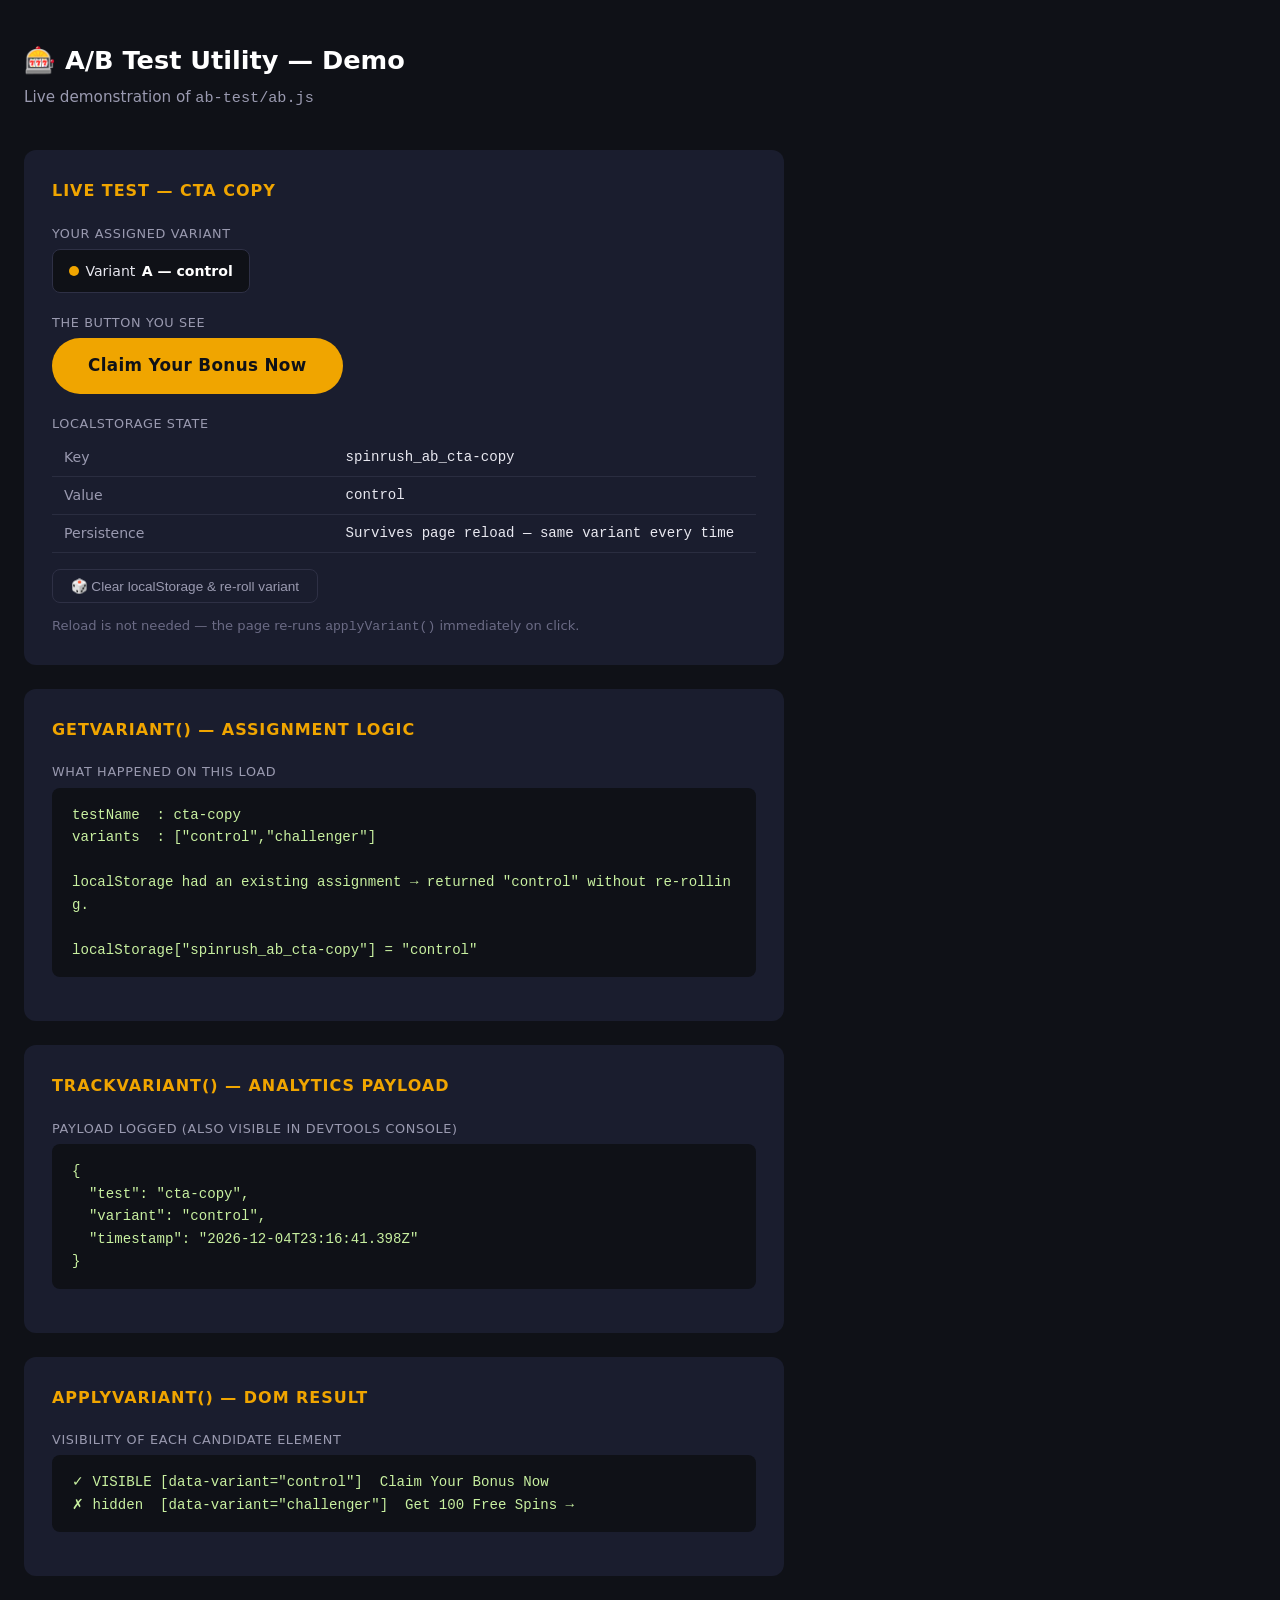
<file: ab-test/demo.html>
<!DOCTYPE html>
<html lang="en">
<head>
  <meta charset="UTF-8" />
  <meta name="viewport" content="width=device-width, initial-scale=1.0" />
  <title>A/B Test Utility — Demo · SpinRush</title>
  <style>
    *, *::before, *::after { box-sizing: border-box; margin: 0; padding: 0; }

    body {
      background: #0f1117;
      color: #e8e8f0;
      font-family: system-ui, -apple-system, 'Segoe UI', sans-serif;
      padding: 2.5rem 1.5rem;
      line-height: 1.6;
    }

    h1 { font-size: 1.6rem; font-weight: 800; color: #fff; margin-bottom: 0.25rem; }
    .subtitle { color: #9a9ab0; font-size: 0.95rem; margin-bottom: 2.5rem; }

    .panel {
      background: #1a1d2e;
      border-radius: 12px;
      padding: 1.75rem;
      margin-bottom: 1.5rem;
      max-width: 760px;
    }

    h2 {
      font-size: 1rem;
      font-weight: 700;
      color: #f0a500;
      text-transform: uppercase;
      letter-spacing: 0.06em;
      margin-bottom: 1.25rem;
    }

    .label {
      font-size: 0.8rem;
      color: #9a9ab0;
      text-transform: uppercase;
      letter-spacing: 0.05em;
      margin-bottom: 0.3rem;
    }

    pre {
      background: #0f1117;
      border-radius: 8px;
      padding: 1rem 1.25rem;
      font-size: 0.88rem;
      color: #c8f0a0;
      white-space: pre-wrap;
      word-break: break-all;
      margin-bottom: 1rem;
    }

    /* ── CTA buttons (the thing being A/B tested) ── */
    .cta-btn {
      display: inline-block;
      padding: 0.9rem 2.25rem;
      border-radius: 50px;
      font-size: 1.05rem;
      font-weight: 700;
      text-decoration: none;
      letter-spacing: 0.02em;
      cursor: pointer;
      border: none;
    }
    .cta-btn-a {
      background-color: #f0a500;
      color: #0f1117;
    }
    .cta-btn-b {
      background-color: #7c3aed;
      color: #ffffff;
    }

    /* ── Variant badge ── */
    .variant-badge {
      display: inline-flex;
      align-items: center;
      gap: 0.4rem;
      background: #0f1117;
      border: 1px solid #2e3045;
      border-radius: 8px;
      padding: 0.6rem 1rem;
      font-size: 0.88rem;
      margin-bottom: 1.25rem;
    }
    .variant-badge .dot {
      width: 10px;
      height: 10px;
      border-radius: 50%;
      flex-shrink: 0;
    }
    .dot-a { background: #f0a500; }
    .dot-b { background: #7c3aed; }

    .variant-name {
      font-weight: 700;
      color: #fff;
    }

    /* ── Storage info table ── */
    .info-table { width: 100%; border-collapse: collapse; font-size: 0.88rem; margin-bottom: 1rem; }
    .info-table td { padding: 0.45rem 0.75rem; border-bottom: 1px solid #2a2d40; }
    .info-table td:first-child { color: #9a9ab0; width: 40%; }
    .info-table td:last-child { color: #e8e8f0; font-family: monospace; }

    /* ── Re-roll button ── */
    .btn-reroll {
      background: none;
      border: 1px solid #2e3045;
      color: #9a9ab0;
      font-size: 0.85rem;
      padding: 0.5rem 1.1rem;
      border-radius: 8px;
      cursor: pointer;
      transition: border-color 0.15s, color 0.15s;
    }
    .btn-reroll:hover { border-color: #f0a500; color: #f0a500; }

    .note { font-size: 0.82rem; color: #6b6b85; margin-top: 0.75rem; }
  </style>
</head>
<body>

  <h1>🎰 A/B Test Utility — Demo</h1>
  <p class="subtitle">Live demonstration of <code>ab-test/ab.js</code></p>


  <!-- ── Panel 1: Live test ── -->
  <div class="panel">
    <h2>Live Test — CTA Copy</h2>

    <p class="label">Your assigned variant</p>
    <div class="variant-badge" id="variant-badge">
      <span class="dot" id="variant-dot"></span>
      Variant <span class="variant-name" id="variant-label"></span>
    </div>

    <p class="label">The button you see</p>
    <div style="margin-bottom:1.25rem;">
      <!-- Variant A -->
      <a class="cta-btn cta-btn-a" href="#" data-ab="cta-copy" data-variant="control">
        Claim Your Bonus Now
      </a>
      <!-- Variant B -->
      <a class="cta-btn cta-btn-b" href="#" data-ab="cta-copy" data-variant="challenger">
        Get 100 Free Spins &rarr;
      </a>
    </div>

    <p class="label">localStorage state</p>
    <table class="info-table" id="storage-table">
      <tr><td>Key</td><td id="storage-key">—</td></tr>
      <tr><td>Value</td><td id="storage-value">—</td></tr>
      <tr><td>Persistence</td><td>Survives page reload — same variant every time</td></tr>
    </table>

    <button class="btn-reroll" id="btn-reroll">🎲 Clear localStorage &amp; re-roll variant</button>
    <p class="note">Reload is not needed — the page re-runs <code>applyVariant()</code> immediately on click.</p>
  </div>


  <!-- ── Panel 2: getVariant explained ── -->
  <div class="panel">
    <h2>getVariant() — assignment logic</h2>
    <p class="label">What happened on this load</p>
    <pre id="out-get-variant"></pre>
  </div>


  <!-- ── Panel 3: trackVariant output ── -->
  <div class="panel">
    <h2>trackVariant() — analytics payload</h2>
    <p class="label">Payload logged (also visible in DevTools console)</p>
    <pre id="out-track-variant"></pre>
  </div>


  <!-- ── Panel 4: applyVariant — DOM result ── -->
  <div class="panel">
    <h2>applyVariant() — DOM result</h2>
    <p class="label">Visibility of each candidate element</p>
    <pre id="out-apply-variant"></pre>
  </div>


  <script src="ab.js"></script>
  <script>
    const TEST_NAME = 'cta-copy';
    const VARIANTS  = ['control', 'challenger'];
    const STORAGE_KEY = 'spinrush_ab_' + TEST_NAME;

    // ── Intercept trackVariant to also render its payload on the page ──
    const originalTrack = trackVariant;
    let capturedPayload = null;
    function trackVariant(testName, variant) {
      const payload = {
        test:      testName,
        variant:   variant,
        timestamp: new Date().toISOString(),
      };
      capturedPayload = payload;
      console.log('[A/B]', payload);
    }

    // ── Run the test ──────────────────────────────────────────────────────
    function runTest() {
      // Was this a fresh assignment or a returning one?
      const wasStored = localStorage.getItem(STORAGE_KEY) !== null;

      const assigned = applyVariant(TEST_NAME, VARIANTS);

      // ── Panel 1: badge + storage table ──
      const dot   = document.getElementById('variant-dot');
      const label = document.getElementById('variant-label');
      label.textContent = assigned === 'control' ? 'A — control' : 'B — challenger';
      dot.className = 'dot ' + (assigned === 'control' ? 'dot-a' : 'dot-b');

      document.getElementById('storage-key').textContent   = STORAGE_KEY;
      document.getElementById('storage-value').textContent = assigned;

      // ── Panel 2: getVariant explanation ──
      document.getElementById('out-get-variant').textContent = [
        'testName  : ' + TEST_NAME,
        'variants  : ' + JSON.stringify(VARIANTS),
        '',
        wasStored
          ? 'localStorage had an existing assignment → returned "' + assigned + '" without re-rolling.'
          : 'No existing assignment found → randomly assigned "' + assigned + '" and persisted to localStorage.',
        '',
        'localStorage["' + STORAGE_KEY + '"] = "' + assigned + '"',
      ].join('\n');

      // ── Panel 3: trackVariant payload ──
      document.getElementById('out-track-variant').textContent =
        JSON.stringify(capturedPayload, null, 2);

      // ── Panel 4: DOM element visibility ──
      const candidates = document.querySelectorAll('[data-ab="' + TEST_NAME + '"]');
      const domReport = Array.from(candidates).map(function (el) {
        const visible = el.style.display !== 'none';
        return (visible ? '✓ VISIBLE ' : '✗ hidden  ') +
               '[data-variant="' + el.dataset.variant + '"]  ' +
               el.textContent.trim();
      }).join('\n');
      document.getElementById('out-apply-variant').textContent = domReport;
    }

    // ── Re-roll ───────────────────────────────────────────────────────────
    document.getElementById('btn-reroll').addEventListener('click', function () {
      localStorage.removeItem(STORAGE_KEY);
      runTest();
    });

    // ── Initial run ───────────────────────────────────────────────────────
    runTest();
  </script>

</body>
</html>
</file>
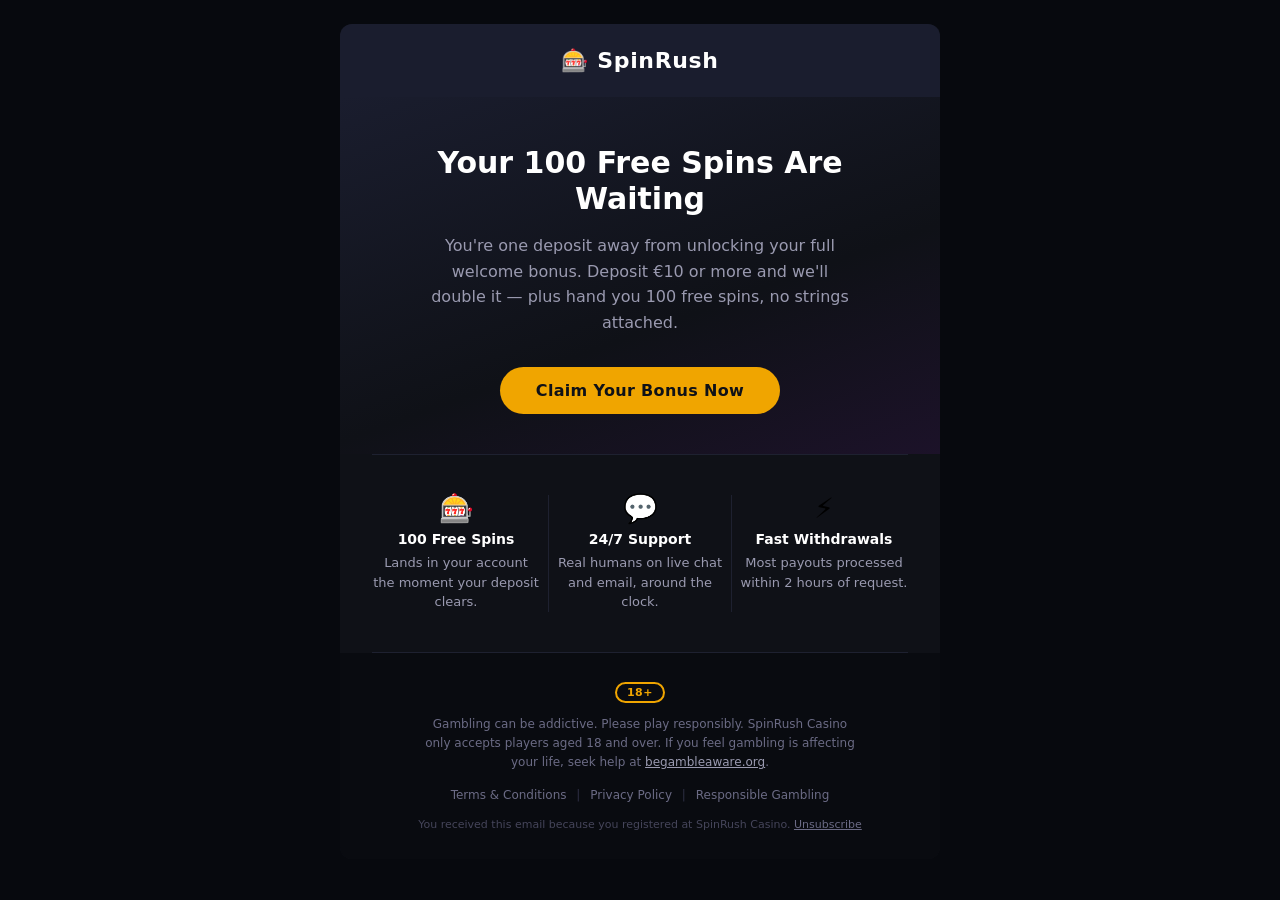
<file: email/welcome-bonus.html>
<!DOCTYPE html>
<html lang="en">
<head>
  <meta charset="UTF-8" />
  <meta name="viewport" content="width=device-width, initial-scale=1.0" />
  <meta http-equiv="X-UA-Compatible" content="IE=edge" />
  <meta name="format-detection" content="telephone=no" />
  <title>Your 100 Free Spins Are Waiting — SpinRush Casino</title>

  <!--
    Dark mode: progressive enhancement only.
    Inline styles remain the source of truth.
    @media block targets Apple Mail, newer Gmail, iOS Mail.
    data-ogsc attributes target Outlook.com dark mode.
    .dark-override classes are hooks for both.
  -->
  <style>
    /* ── Apple Mail / iOS Mail / newer Gmail ── */
    @media (prefers-color-scheme: dark) {

      /* Feature column dividers: slightly lighter in dark mode */
      .feat-divider {
        border-left-color: #2a2d40 !important;
        border-right-color: #2a2d40 !important;
      }

      /* CTA: lock colours so clients can't invert them */
      .cta-td {
        background-color: #f0a500 !important;
      }
      .cta-a {
        background-color: #f0a500 !important;
        color: #0f1117 !important;
      }
    }

    /* ── Outlook.com dark mode (uses [data-ogsc] attribute selector) ── */
    [data-ogsc] .feat-divider {
      border-left-color: #2a2d40 !important;
      border-right-color: #2a2d40 !important;
    }
    [data-ogsc] .cta-td {
      background-color: #f0a500 !important;
    }
    [data-ogsc] .cta-a {
      background-color: #f0a500 !important;
      color: #0f1117 !important;
    }
  </style>
</head>
<body style="margin:0;padding:0;background-color:#07090e;font-family:system-ui,-apple-system,'Segoe UI',Arial,sans-serif;">

  <!-- Outer wrapper -->
  <table role="presentation" width="100%" cellpadding="0" cellspacing="0" border="0" style="background-color:#07090e;">
    <tr>
      <td align="center" style="padding:24px 16px;">

        <!-- Email shell: max 600px -->
        <table role="presentation" width="100%" cellpadding="0" cellspacing="0" border="0" style="max-width:600px;background-color:#0f1117;border-radius:12px;overflow:hidden;">


          <!-- ── HEADER ── -->
          <tr>
            <td align="center" style="background-color:#1a1d2e;padding:24px 32px;">
              <p style="margin:0;font-size:22px;font-weight:700;color:#ffffff;letter-spacing:0.03em;">
                🎰 SpinRush
              </p>
            </td>
          </tr>


          <!-- ── HERO ── -->
          <tr>
            <td align="center" style="padding:48px 32px 40px;background:linear-gradient(160deg,#1a1d2e 0%,#0f1117 60%,#1c1229 100%);">

              <h1 style="margin:0 0 16px;font-size:30px;font-weight:800;line-height:1.2;color:#ffffff;max-width:480px;">
                Your 100 Free Spins Are Waiting
              </h1>

              <p style="margin:0 0 32px;font-size:16px;line-height:1.6;color:#9a9ab0;max-width:420px;">
                You're one deposit away from unlocking your full welcome bonus. Deposit €10 or more and we'll double it — plus hand you 100 free spins, no strings attached.
              </p>

              <!-- CTA button built with table -->
              <table role="presentation" cellpadding="0" cellspacing="0" border="0" style="margin:0 auto;">
                <tr>
                  <td class="cta-td dark-override" align="center" style="background-color:#f0a500;border-radius:50px;padding:0;">
                    <a class="cta-a dark-override" href="https://pavel-levin-desti.github.io/spinrush-promo/landing/?utm_source=email&utm_medium=newsletter&utm_campaign=welcome-bonus&utm_content=hero-cta" style="display:inline-block;padding:14px 36px;font-size:16px;font-weight:700;color:#0f1117;text-decoration:none;letter-spacing:0.02em;border-radius:50px;">
                      Claim Your Bonus Now
                    </a>
                  </td>
                </tr>
              </table>

            </td>
          </tr>


          <!-- ── DIVIDER ── -->
          <tr>
            <td style="padding:0 32px;">
              <hr style="border:none;border-top:1px solid #1e2130;margin:0;" />
            </td>
          </tr>


          <!-- ── FEATURES ROW ── -->
          <tr>
            <td style="padding:40px 24px;">
              <table role="presentation" width="100%" cellpadding="0" cellspacing="0" border="0">
                <tr>

                  <!-- Feature 1 -->
                  <td align="center" valign="top" width="33%" style="padding:0 8px;">
                    <p style="margin:0 0 8px;font-size:28px;line-height:1;">🎰</p>
                    <p style="margin:0 0 6px;font-size:14px;font-weight:700;color:#ffffff;">100 Free Spins</p>
                    <p style="margin:0;font-size:13px;line-height:1.5;color:#9a9ab0;">Lands in your account the moment your deposit clears.</p>
                  </td>

                  <!-- Feature 2 -->
                  <td class="feat-divider dark-override" align="center" valign="top" width="33%" style="padding:0 8px;border-left:1px solid #1e2130;border-right:1px solid #1e2130;">
                    <p style="margin:0 0 8px;font-size:28px;line-height:1;">💬</p>
                    <p style="margin:0 0 6px;font-size:14px;font-weight:700;color:#ffffff;">24/7 Support</p>
                    <p style="margin:0;font-size:13px;line-height:1.5;color:#9a9ab0;">Real humans on live chat and email, around the clock.</p>
                  </td>

                  <!-- Feature 3 -->
                  <td align="center" valign="top" width="33%" style="padding:0 8px;">
                    <p style="margin:0 0 8px;font-size:28px;line-height:1;">⚡</p>
                    <p style="margin:0 0 6px;font-size:14px;font-weight:700;color:#ffffff;">Fast Withdrawals</p>
                    <p style="margin:0;font-size:13px;line-height:1.5;color:#9a9ab0;">Most payouts processed within 2 hours of request.</p>
                  </td>

                </tr>
              </table>
            </td>
          </tr>


          <!-- ── DIVIDER ── -->
          <tr>
            <td style="padding:0 32px;">
              <hr style="border:none;border-top:1px solid #1e2130;margin:0;" />
            </td>
          </tr>


          <!-- ── FOOTER ── -->
          <tr>
            <td align="center" style="background-color:#090b10;padding:28px 32px;">

              <!-- 18+ badge -->
              <p style="margin:0 0 12px;">
                <span style="display:inline-block;border:2px solid #f0a500;color:#f0a500;font-size:11px;font-weight:800;letter-spacing:0.05em;padding:2px 10px;border-radius:50px;">18+</span>
              </p>

              <!-- Responsible gambling -->
              <p style="margin:0 0 16px;font-size:12px;line-height:1.6;color:#6b6b85;max-width:440px;">
                Gambling can be addictive. Please play responsibly. SpinRush Casino only accepts players aged 18 and over. If you feel gambling is affecting your life, seek help at
                <a href="#" style="color:#9a9ab0;text-decoration:underline;">begambleaware.org</a>.
              </p>

              <!-- Links -->
              <p style="margin:0 0 16px;font-size:12px;color:#45455a;">
                <a href="#" style="color:#6b6b85;text-decoration:none;">Terms &amp; Conditions</a>
                <span style="color:#2e3045;padding:0 6px;">|</span>
                <a href="#" style="color:#6b6b85;text-decoration:none;">Privacy Policy</a>
                <span style="color:#2e3045;padding:0 6px;">|</span>
                <a href="#" style="color:#6b6b85;text-decoration:none;">Responsible Gambling</a>
              </p>

              <!-- Unsubscribe -->
              <p style="margin:0;font-size:11px;color:#45455a;">
                You received this email because you registered at SpinRush Casino.
                <a href="#" style="color:#6b6b85;text-decoration:underline;">Unsubscribe</a>
              </p>

            </td>
          </tr>


        </table>
        <!-- /Email shell -->

      </td>
    </tr>
  </table>
  <!-- /Outer wrapper -->

</body>
</html>
</file>
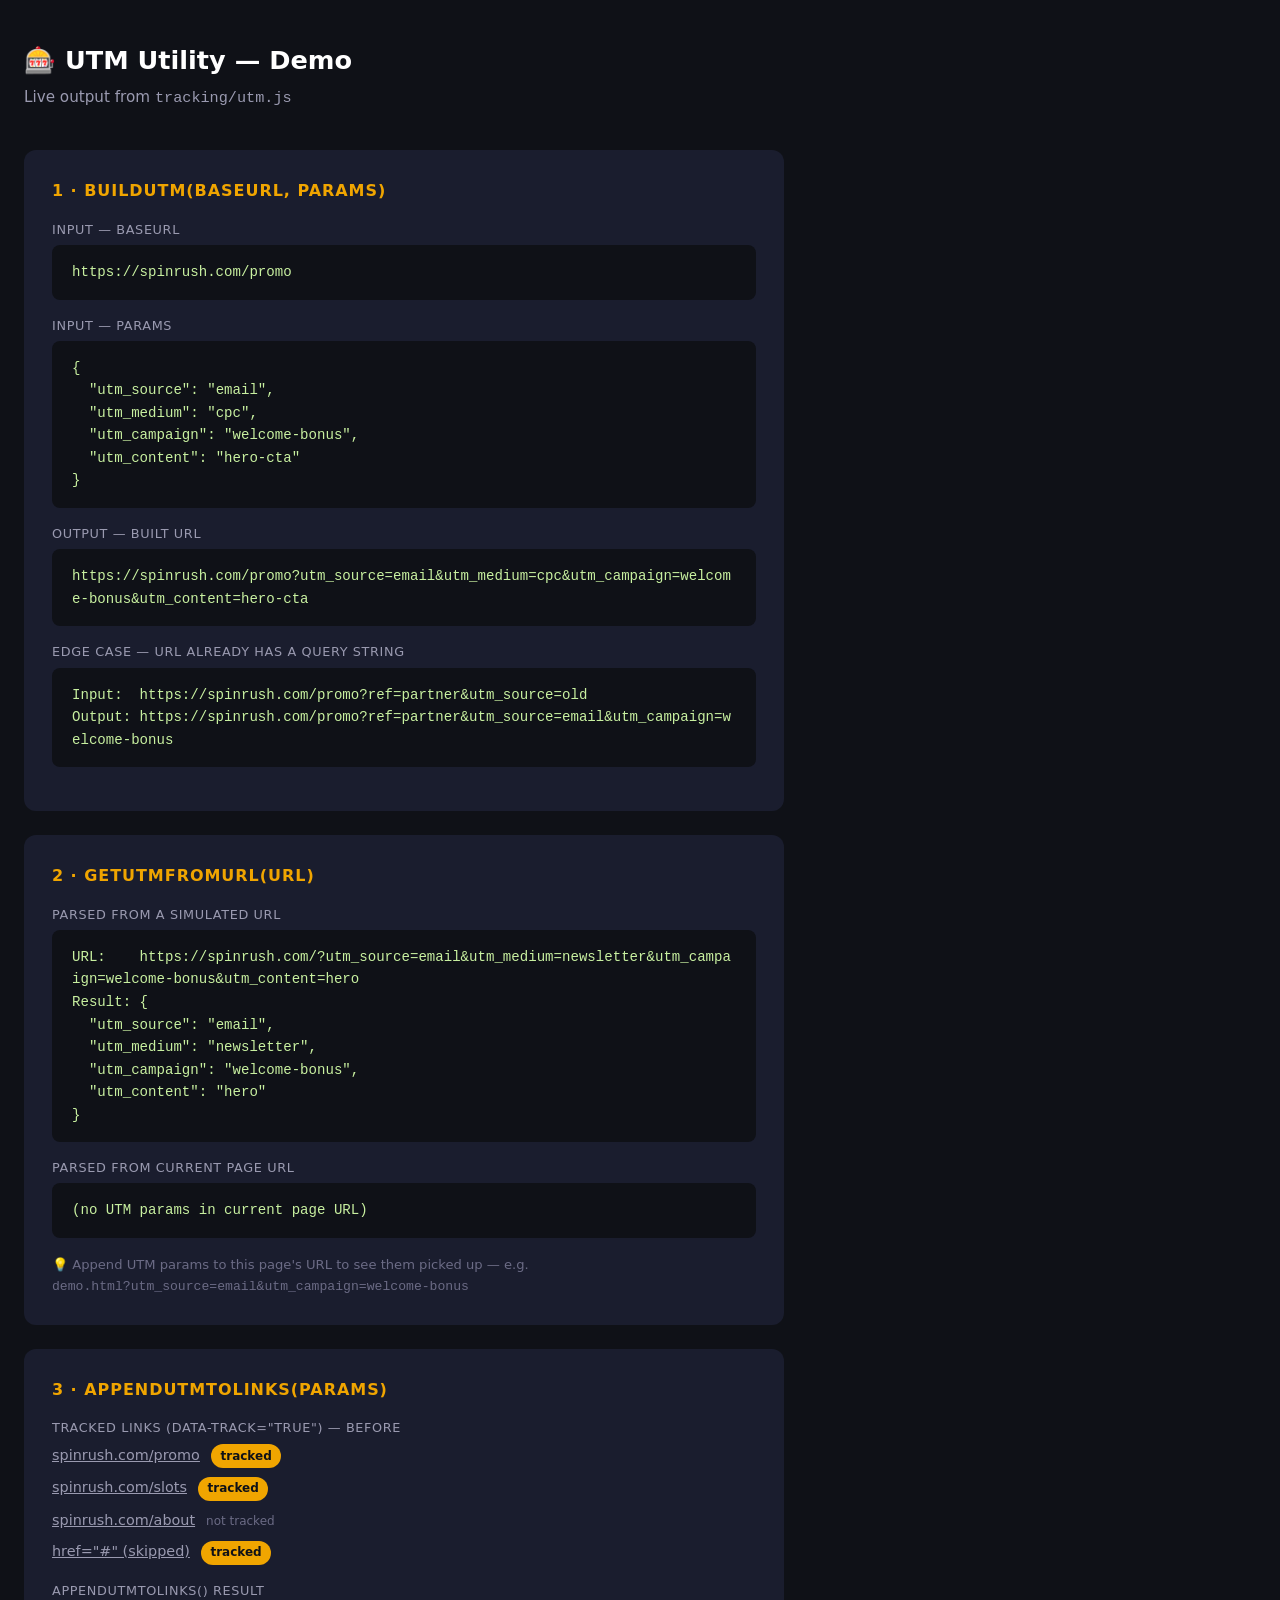
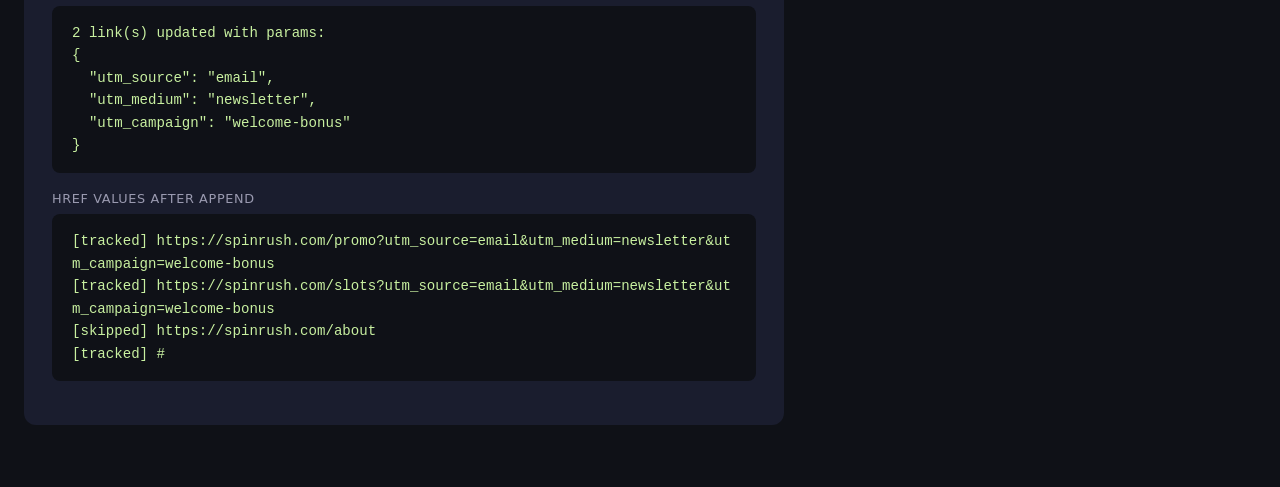
<file: tracking/demo.html>
<!DOCTYPE html>
<html lang="en">
<head>
  <meta charset="UTF-8" />
  <meta name="viewport" content="width=device-width, initial-scale=1.0" />
  <title>UTM Utility — Demo · SpinRush</title>
  <style>
    *, *::before, *::after { box-sizing: border-box; margin: 0; padding: 0; }

    body {
      background: #0f1117;
      color: #e8e8f0;
      font-family: system-ui, -apple-system, 'Segoe UI', sans-serif;
      padding: 2.5rem 1.5rem;
      line-height: 1.6;
    }

    h1 { font-size: 1.6rem; font-weight: 800; color: #fff; margin-bottom: 0.25rem; }
    .subtitle { color: #9a9ab0; font-size: 0.95rem; margin-bottom: 2.5rem; }

    .demo-section {
      background: #1a1d2e;
      border-radius: 12px;
      padding: 1.75rem;
      margin-bottom: 1.5rem;
      max-width: 760px;
    }

    h2 {
      font-size: 1rem;
      font-weight: 700;
      color: #f0a500;
      text-transform: uppercase;
      letter-spacing: 0.06em;
      margin-bottom: 1rem;
    }

    .label {
      font-size: 0.8rem;
      color: #9a9ab0;
      text-transform: uppercase;
      letter-spacing: 0.05em;
      margin-bottom: 0.3rem;
    }

    pre {
      background: #0f1117;
      border-radius: 8px;
      padding: 1rem 1.25rem;
      font-size: 0.88rem;
      color: #c8f0a0;
      overflow-x: auto;
      white-space: pre-wrap;
      word-break: break-all;
      margin-bottom: 1rem;
    }

    .link-list { list-style: none; display: flex; flex-direction: column; gap: 0.5rem; margin-bottom: 1rem; }
    .link-list li { font-size: 0.9rem; }
    .link-list a { color: #9a9ab0; }
    .link-list a:hover { color: #fff; }

    .badge {
      display: inline-block;
      background: #f0a500;
      color: #0f1117;
      font-size: 0.75rem;
      font-weight: 700;
      padding: 0.15rem 0.6rem;
      border-radius: 50px;
      margin-left: 0.4rem;
    }

    .note { font-size: 0.82rem; color: #6b6b85; margin-top: 0.5rem; }
  </style>
</head>
<body>

  <h1>🎰 UTM Utility — Demo</h1>
  <p class="subtitle">Live output from <code>tracking/utm.js</code></p>

  <!-- ── 1. buildUTM ── -->
  <div class="demo-section">
    <h2>1 · buildUTM(baseUrl, params)</h2>

    <p class="label">Input — baseUrl</p>
    <pre id="out-build-input-url"></pre>

    <p class="label">Input — params</p>
    <pre id="out-build-input-params"></pre>

    <p class="label">Output — built URL</p>
    <pre id="out-build-result"></pre>

    <p class="label">Edge case — URL already has a query string</p>
    <pre id="out-build-merge"></pre>
  </div>

  <!-- ── 2. getUTMFromURL ── -->
  <div class="demo-section">
    <h2>2 · getUTMFromURL(url)</h2>

    <p class="label">Parsed from a simulated URL</p>
    <pre id="out-get-simulated"></pre>

    <p class="label">Parsed from current page URL</p>
    <pre id="out-get-current"></pre>

    <p class="note">
      💡 Append UTM params to this page's URL to see them picked up — e.g.<br>
      <code>demo.html?utm_source=email&utm_campaign=welcome-bonus</code>
    </p>
  </div>

  <!-- ── 3. appendUTMToLinks ── -->
  <div class="demo-section">
    <h2>3 · appendUTMToLinks(params)</h2>

    <p class="label">Tracked links (data-track="true") — before</p>
    <ul class="link-list" id="tracked-links">
      <li>
        <a href="https://spinrush.com/promo" data-track="true">spinrush.com/promo</a>
        <span class="badge">tracked</span>
      </li>
      <li>
        <a href="https://spinrush.com/slots" data-track="true">spinrush.com/slots</a>
        <span class="badge">tracked</span>
      </li>
      <li>
        <!-- Not tracked — should be skipped -->
        <a href="https://spinrush.com/about">spinrush.com/about</a>
        <span style="font-size:0.75rem;color:#6b6b85;margin-left:0.4rem;">not tracked</span>
      </li>
      <li>
        <!-- Hash-only — should be skipped -->
        <a href="#" data-track="true">href="#" (skipped)</a>
        <span class="badge">tracked</span>
      </li>
    </ul>

    <p class="label">appendUTMToLinks() result</p>
    <pre id="out-append-count"></pre>

    <p class="label">Href values after append</p>
    <pre id="out-append-hrefs"></pre>
  </div>


  <script src="utm.js"></script>
  <script>
    // ── 1. buildUTM demo ──────────────────────────────────────────────────
    const buildBase = 'https://spinrush.com/promo';
    const buildParams = {
      utm_source:   'email',
      utm_medium:   'cpc',
      utm_campaign: 'welcome-bonus',
      utm_content:  'hero-cta',
    };

    document.getElementById('out-build-input-url').textContent    = buildBase;
    document.getElementById('out-build-input-params').textContent = JSON.stringify(buildParams, null, 2);
    document.getElementById('out-build-result').textContent       = buildUTM(buildBase, buildParams);

    // Edge case: merge with existing query string
    const mergeBase = 'https://spinrush.com/promo?ref=partner&utm_source=old';
    document.getElementById('out-build-merge').textContent =
      'Input:  ' + mergeBase + '\n' +
      'Output: ' + buildUTM(mergeBase, { utm_source: 'email', utm_campaign: 'welcome-bonus' });


    // ── 2. getUTMFromURL demo ─────────────────────────────────────────────
    const simulatedURL = 'https://spinrush.com/?utm_source=email&utm_medium=newsletter&utm_campaign=welcome-bonus&utm_content=hero';
    document.getElementById('out-get-simulated').textContent =
      'URL:    ' + simulatedURL + '\n' +
      'Result: ' + JSON.stringify(getUTMFromURL(simulatedURL), null, 2);

    const currentResult = getUTMFromURL();
    document.getElementById('out-get-current').textContent =
      Object.keys(currentResult).length
        ? JSON.stringify(currentResult, null, 2)
        : '(no UTM params in current page URL)';


    // ── 3. appendUTMToLinks demo ──────────────────────────────────────────
    const appendParams = {
      utm_source:   'email',
      utm_medium:   'newsletter',
      utm_campaign: 'welcome-bonus',
    };

    const count = appendUTMToLinks(appendParams);
    document.getElementById('out-append-count').textContent =
      count + ' link(s) updated with params:\n' + JSON.stringify(appendParams, null, 2);

    // Show resulting href for every link in the list
    const linkReport = Array.from(
      document.querySelectorAll('#tracked-links a')
    ).map((a) => {
      const tracked = a.dataset.track === 'true';
      return (tracked ? '[tracked] ' : '[skipped] ') + a.getAttribute('href');
    }).join('\n');

    document.getElementById('out-append-hrefs').textContent = linkReport;
  </script>

</body>
</html>
</file>
